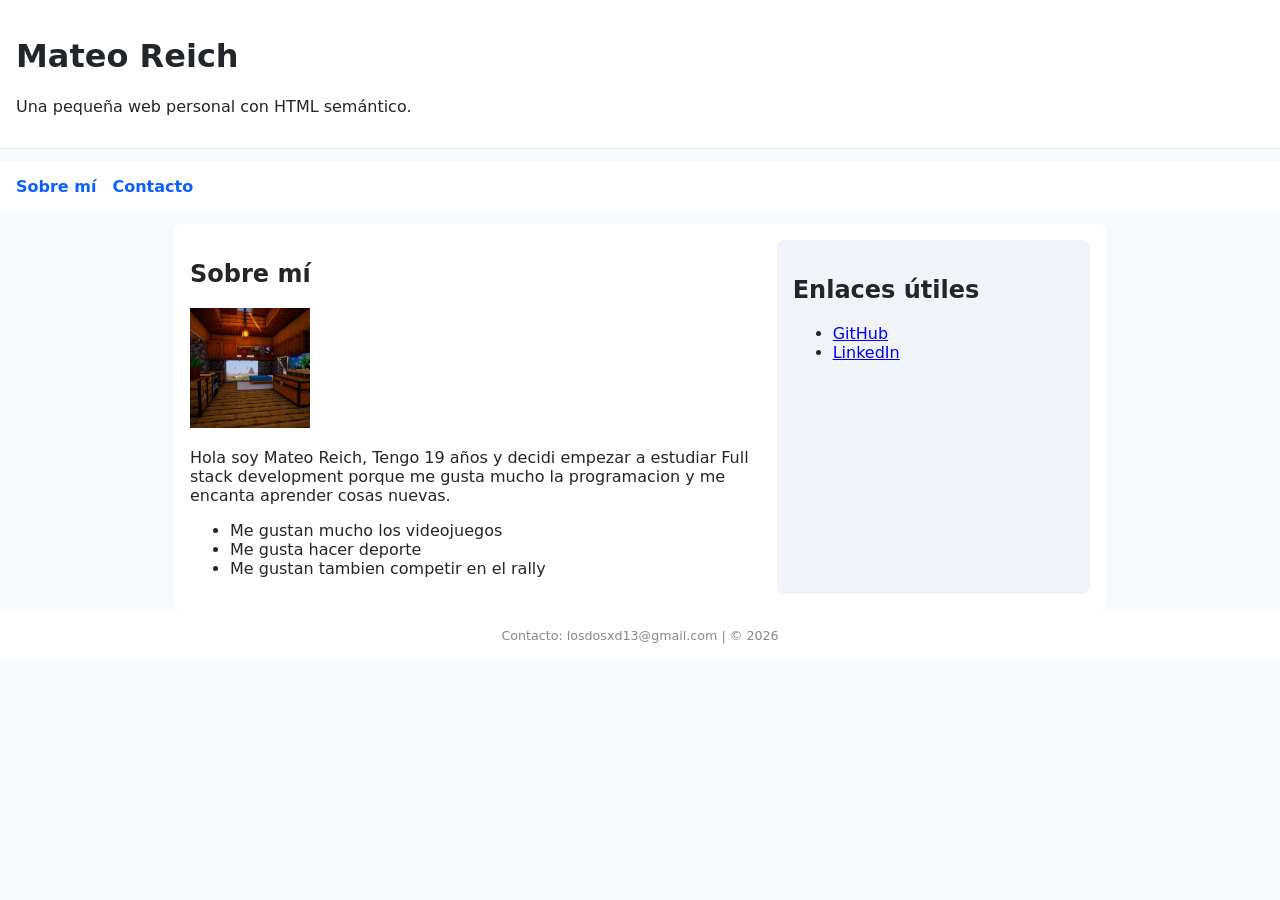
<file: L1/index.html>
<!DOCTYPE html>
<html lang="es">
  <head>
    <meta charset="UTF-8" />
    <meta name="viewport" content="width=device-width, initial-scale=1.0" />
    <title>Mi Página Semántica</title>
    <link rel="stylesheet" href="./css/styles.css" />
  </head>
  <body>
    <!-- HEADER: Título y descripción -->
    <header>
      <h1>Mateo Reich</h1>
      <p>Una pequeña web personal con HTML semántico.</p>
    </header>

    <!-- NAV: Enlaces internos -->
    <nav>
      <ul>
        <li><a href="#sobremi">Sobre mí</a></li>
        <li><a href="#contacto">Contacto</a></li>
      </ul>
    </nav>

    <!-- AREA DE CONTENIDO PRINCIPAL -->
    <main>
      <article id="sobremi">
        <h2>Sobre mí</h2>
        <img src="./img/fondo mc.jpg" alt="Foto de perfil de Mateo Reich" width="120" />
        <p>Hola soy Mateo Reich, Tengo 19 años y decidi empezar a estudiar Full stack development porque me gusta mucho la programacion y me encanta aprender cosas nuevas.</p>
        <ul>
          <li>Me gustan mucho los videojuegos</li>
          <li>Me gusta hacer deporte</li>
          <li>Me gustan tambien competir en el rally</li>
        </ul>
      </article>
      <aside>
        <h2>Enlaces útiles</h2>
        <ul>
          <li><a href="https://github.com/ReichMateo/M1" target="_blank" rel="noopener">GitHub</a></li>
          <li><a href="https://www.youtube.com/watch?v=GBIIQ0kP15E" target="_blank" rel="noopener">LinkedIn</a></li>
        </ul>
      </aside>
    </main>

    <!-- PIE DE PÁGINA -->
    <footer id="contacto">
      <small>Contacto: losdosxd13@gmail.com | &copy; 2026</small>
    </footer>
  </body>
</html>
</file>
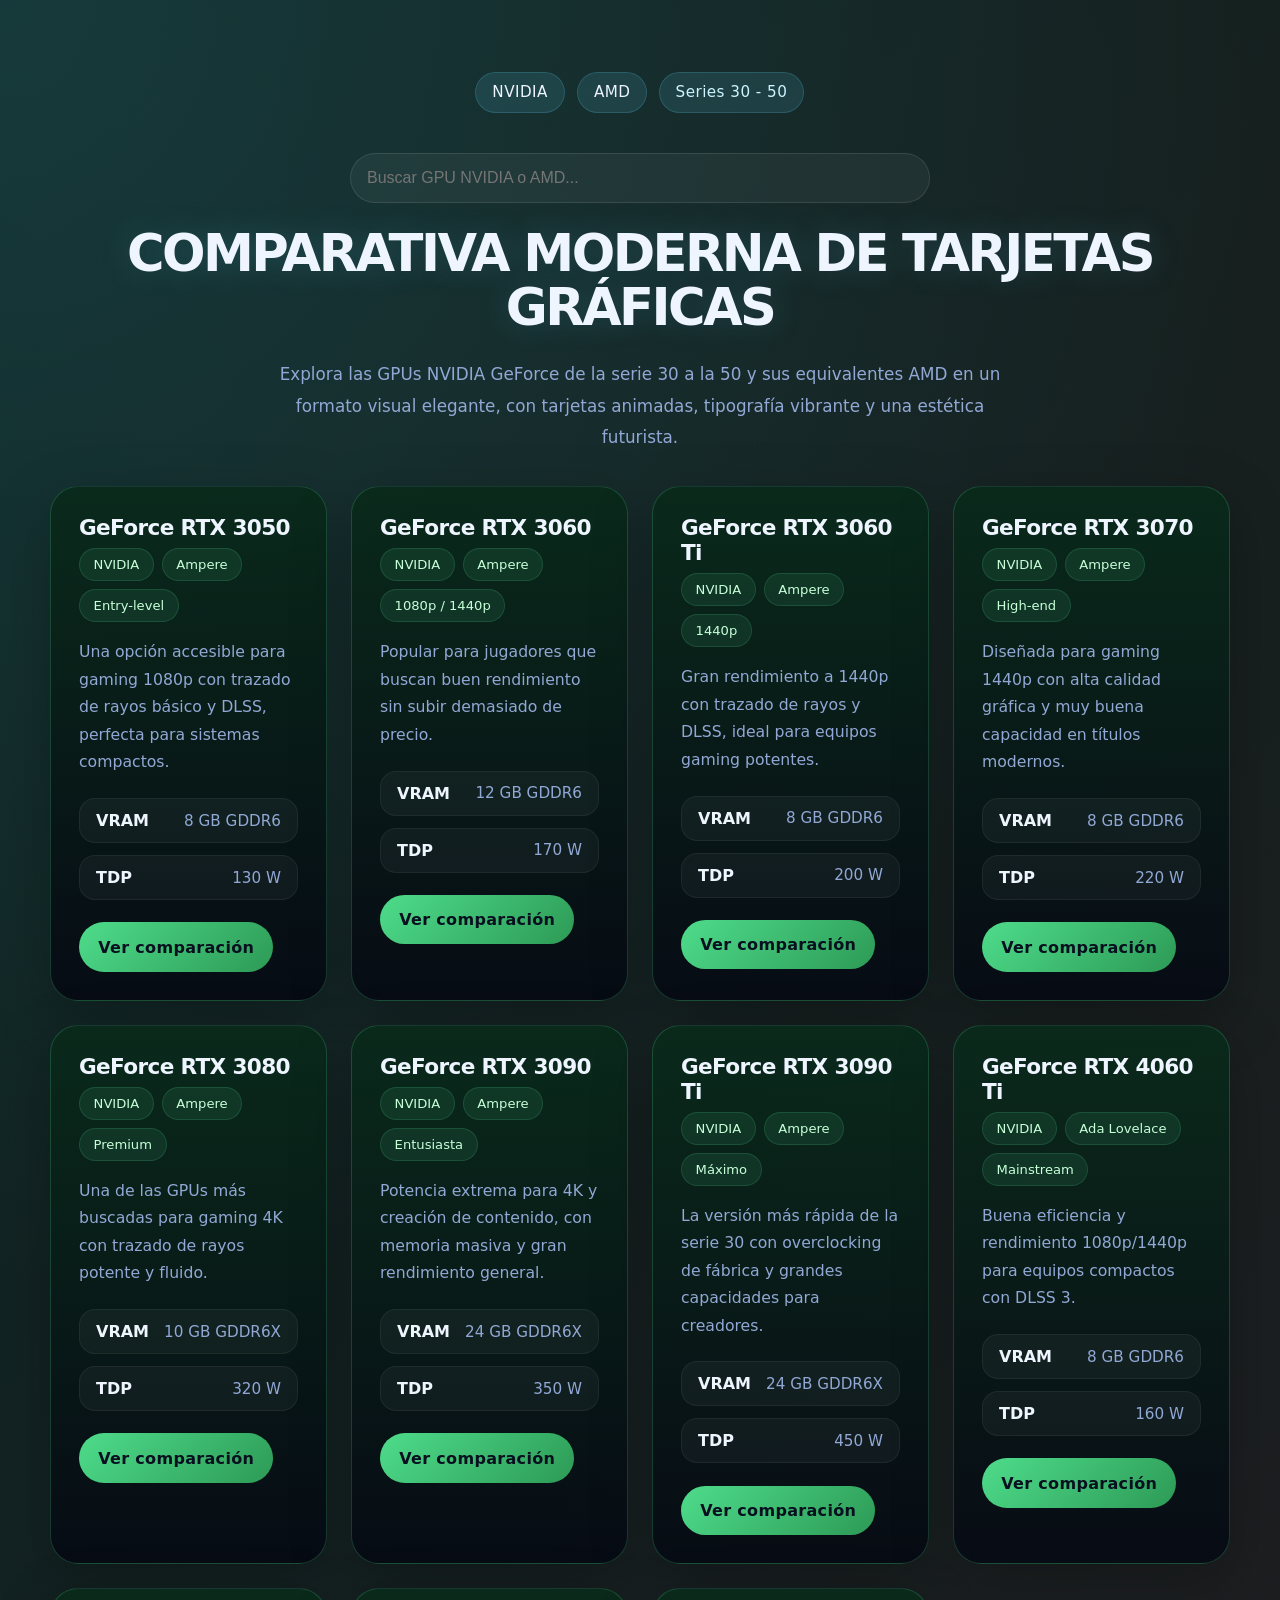
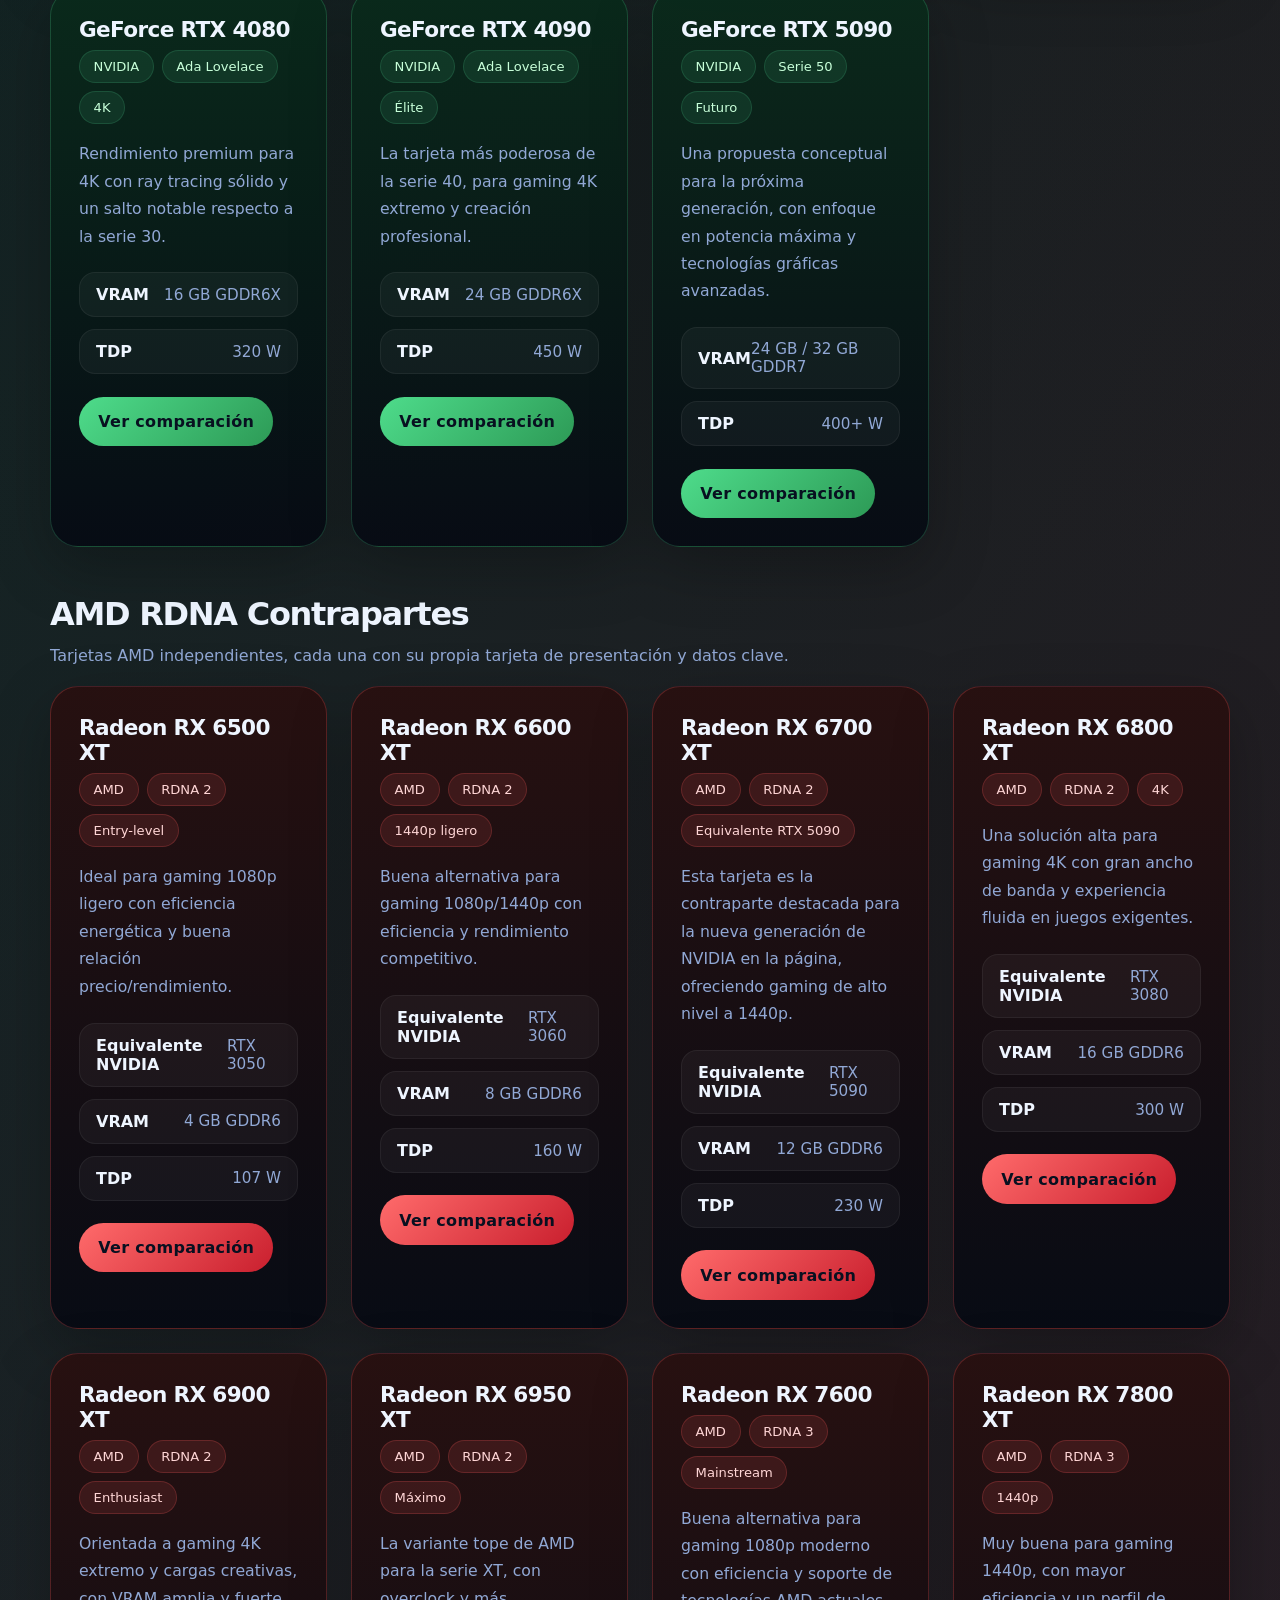
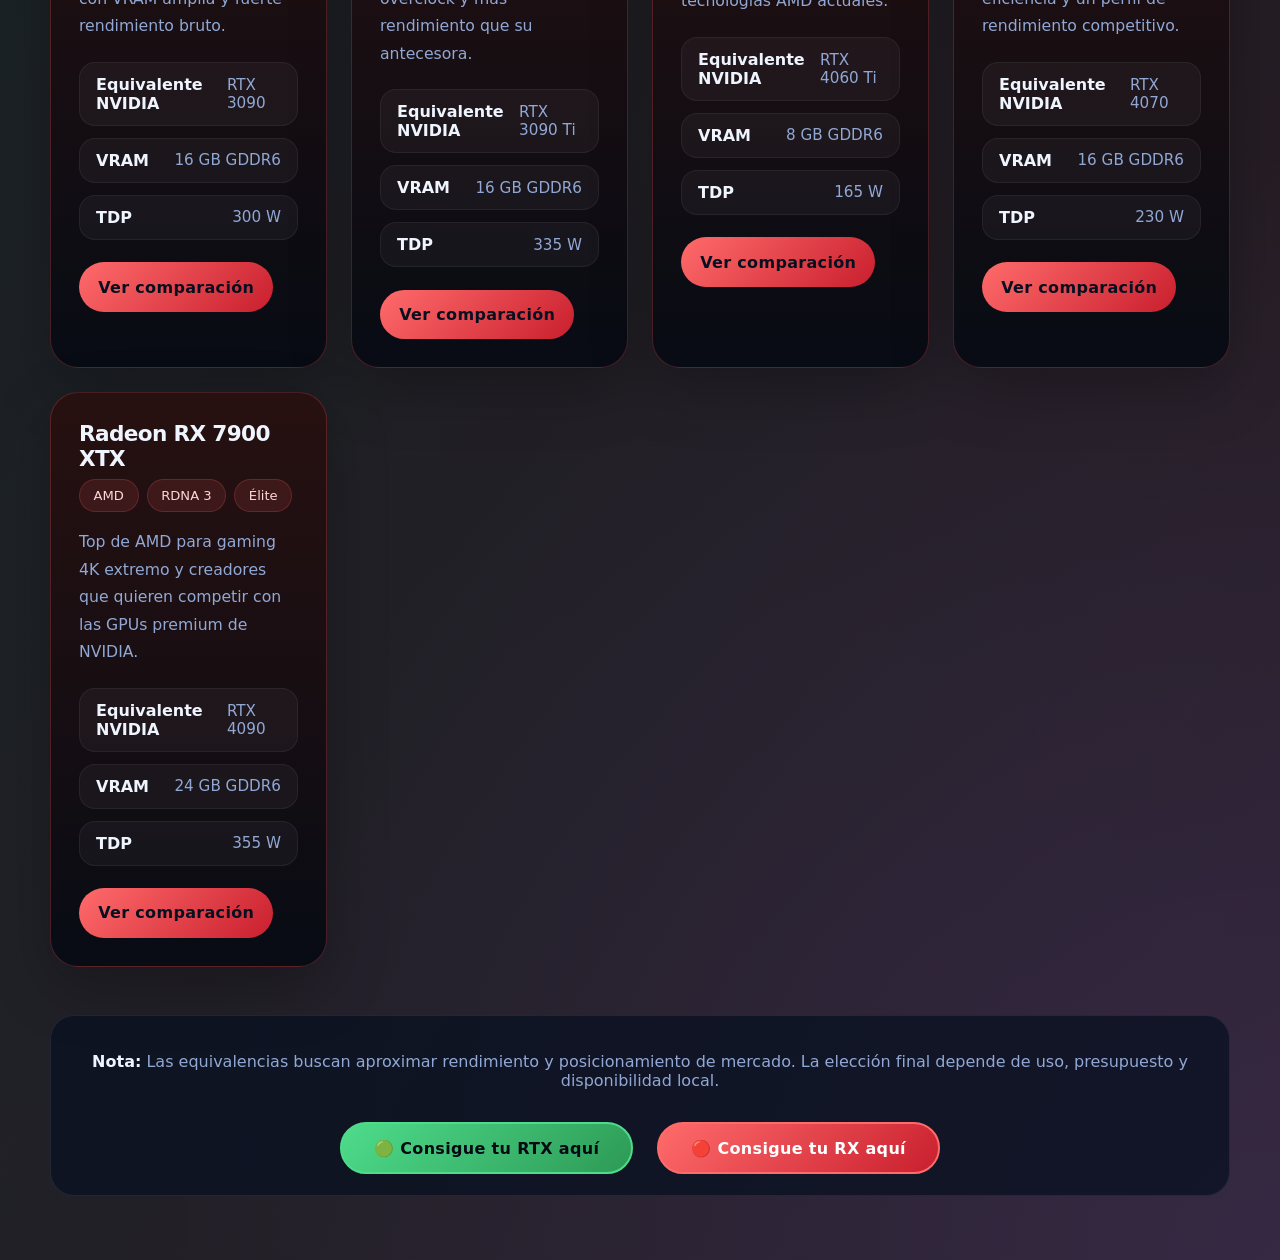
<file: L3-L4/html/index.html>
﻿<!DOCTYPE html>
<html lang="es">
<head>
  <meta charset="UTF-8" />
  <meta name="viewport" content="width=device-width, initial-scale=1.0" />
  <title>Comparativa de GPUs NVIDIA Serie 30 vs AMD</title>
  <link rel="stylesheet" href="../css/styles.css" />
</head>
<body>
  <div class="container">
    <header>
      <div class="badge-bar">
        <a class="badge nav-link nvidia-link" href="#nvidia-section">NVIDIA</a>
        <a class="badge nav-link amd-link" href="#amd-section">AMD</a>
        <span class="badge">Series 30 - 50</span>
      </div>
      <div class="search-bar">
        <input id="gpu-search" type="search" placeholder="Buscar GPU NVIDIA o AMD..." aria-label="Buscar GPU" />
      </div>
      <h1>Comparativa moderna de tarjetas gráficas</h1>
      <p>Explora las GPUs NVIDIA GeForce de la serie 30 a la 50 y sus equivalentes AMD en un formato visual elegante, con tarjetas animadas, tipografía vibrante y una estética futurista.</p>
    </header>

    <section class="grid" id="nvidia-section">
      <article class="card nvidia">
        <h2>GeForce RTX 3050</h2>
        <div class="chip">
          <span>NVIDIA</span>
          <span>Ampere</span>
          <span>Entry-level</span>
        </div>
        <p>Una opción accesible para gaming 1080p con trazado de rayos básico y DLSS, perfecta para sistemas compactos.</p>
        <div class="specs">
          <div class="spec"><strong>VRAM</strong><span>8 GB GDDR6</span></div>
          <div class="spec"><strong>TDP</strong><span>130 W</span></div>
        </div>
        <a class="compare-button nvidia" href="#">Ver comparación</a>
      </article>

      <article class="card nvidia">
        <h2>GeForce RTX 3060</h2>
        <div class="chip">
          <span>NVIDIA</span>
          <span>Ampere</span>
          <span>1080p / 1440p</span>
        </div>
        <p>Popular para jugadores que buscan buen rendimiento sin subir demasiado de precio.</p>
        <div class="specs">
          <div class="spec"><strong>VRAM</strong><span>12 GB GDDR6</span></div>
          <div class="spec"><strong>TDP</strong><span>170 W</span></div>
        </div>
        <a class="compare-button nvidia" href="#">Ver comparación</a>
      </article>

      <article class="card nvidia">
        <h2>GeForce RTX 3060 Ti</h2>
        <div class="chip">
          <span>NVIDIA</span>
          <span>Ampere</span>
          <span>1440p</span>
        </div>
        <p>Gran rendimiento a 1440p con trazado de rayos y DLSS, ideal para equipos gaming potentes.</p>
        <div class="specs">
          <div class="spec"><strong>VRAM</strong><span>8 GB GDDR6</span></div>
          <div class="spec"><strong>TDP</strong><span>200 W</span></div>
        </div>
        <a class="compare-button nvidia" href="#">Ver comparación</a>
      </article>

      <article class="card nvidia">
        <h2>GeForce RTX 3070</h2>
        <div class="chip">
          <span>NVIDIA</span>
          <span>Ampere</span>
          <span>High-end</span>
        </div>
        <p>Diseñada para gaming 1440p con alta calidad gráfica y muy buena capacidad en títulos modernos.</p>
        <div class="specs">
          <div class="spec"><strong>VRAM</strong><span>8 GB GDDR6</span></div>
          <div class="spec"><strong>TDP</strong><span>220 W</span></div>
        </div>
        <a class="compare-button nvidia" href="#">Ver comparación</a>
      </article>

      <article class="card nvidia">
        <h2>GeForce RTX 3080</h2>
        <div class="chip">
          <span>NVIDIA</span>
          <span>Ampere</span>
          <span>Premium</span>
        </div>
        <p>Una de las GPUs más buscadas para gaming 4K con trazado de rayos potente y fluido.</p>
        <div class="specs">
          <div class="spec"><strong>VRAM</strong><span>10 GB GDDR6X</span></div>
          <div class="spec"><strong>TDP</strong><span>320 W</span></div>
        </div>
        <a class="compare-button nvidia" href="#">Ver comparación</a>
      </article>

      <article class="card nvidia">
        <h2>GeForce RTX 3090</h2>
        <div class="chip">
          <span>NVIDIA</span>
          <span>Ampere</span>
          <span>Entusiasta</span>
        </div>
        <p>Potencia extrema para 4K y creación de contenido, con memoria masiva y gran rendimiento general.</p>
        <div class="specs">
          <div class="spec"><strong>VRAM</strong><span>24 GB GDDR6X</span></div>
          <div class="spec"><strong>TDP</strong><span>350 W</span></div>
        </div>
        <a class="compare-button nvidia" href="#">Ver comparación</a>
      </article>

      <article class="card nvidia">
        <h2>GeForce RTX 3090 Ti</h2>
        <div class="chip">
          <span>NVIDIA</span>
          <span>Ampere</span>
          <span>Máximo</span>
        </div>
        <p>La versión más rápida de la serie 30 con overclocking de fábrica y grandes capacidades para creadores.</p>
        <div class="specs">
          <div class="spec"><strong>VRAM</strong><span>24 GB GDDR6X</span></div>
          <div class="spec"><strong>TDP</strong><span>450 W</span></div>
        </div>
        <a class="compare-button nvidia" href="#">Ver comparación</a>
      </article>

      <article class="card nvidia">
        <h2>GeForce RTX 4060 Ti</h2>
        <div class="chip">
          <span>NVIDIA</span>
          <span>Ada Lovelace</span>
          <span>Mainstream</span>
        </div>
        <p>Buena eficiencia y rendimiento 1080p/1440p para equipos compactos con DLSS 3.</p>
        <div class="specs">
          <div class="spec"><strong>VRAM</strong><span>8 GB GDDR6</span></div>
          <div class="spec"><strong>TDP</strong><span>160 W</span></div>
        </div>
        <a class="compare-button nvidia" href="#">Ver comparación</a>
      </article>

      <article class="card nvidia">
        <h2>GeForce RTX 4080</h2>
        <div class="chip">
          <span>NVIDIA</span>
          <span>Ada Lovelace</span>
          <span>4K</span>
        </div>
        <p>Rendimiento premium para 4K con ray tracing sólido y un salto notable respecto a la serie 30.</p>
        <div class="specs">
          <div class="spec"><strong>VRAM</strong><span>16 GB GDDR6X</span></div>
          <div class="spec"><strong>TDP</strong><span>320 W</span></div>
        </div>
        <a class="compare-button nvidia" href="#">Ver comparación</a>
      </article>

      <article class="card nvidia">
        <h2>GeForce RTX 4090</h2>
        <div class="chip">
          <span>NVIDIA</span>
          <span>Ada Lovelace</span>
          <span>Élite</span>
        </div>
        <p>La tarjeta más poderosa de la serie 40, para gaming 4K extremo y creación profesional.</p>
        <div class="specs">
          <div class="spec"><strong>VRAM</strong><span>24 GB GDDR6X</span></div>
          <div class="spec"><strong>TDP</strong><span>450 W</span></div>
        </div>
        <a class="compare-button nvidia" href="#">Ver comparación</a>
      </article>

      <article class="card nvidia">
        <h2>GeForce RTX 5090</h2>
        <div class="chip">
          <span>NVIDIA</span>
          <span>Serie 50</span>
          <span>Futuro</span>
        </div>
        <p>Una propuesta conceptual para la próxima generación, con enfoque en potencia máxima y tecnologías gráficas avanzadas.</p>
        <div class="specs">
          <div class="spec"><strong>VRAM</strong><span>24 GB / 32 GB GDDR7</span></div>
          <div class="spec"><strong>TDP</strong><span>400+ W</span></div>
        </div>
        <a class="compare-button nvidia" href="#">Ver comparación</a>
      </article>
    </section>

    <div class="section-heading">
      <h2>AMD RDNA Contrapartes</h2>
      <p>Tarjetas AMD independientes, cada una con su propia tarjeta de presentación y datos clave.</p>
    </div>

    <section class="grid amd-grid" id="amd-section">
      <article class="card amd">
        <h2>Radeon RX 6500 XT</h2>
        <div class="chip">
          <span>AMD</span>
          <span>RDNA 2</span>
          <span>Entry-level</span>
        </div>
        <p>Ideal para gaming 1080p ligero con eficiencia energética y buena relación precio/rendimiento.</p>
        <div class="specs">
          <div class="spec"><strong>Equivalente NVIDIA</strong><span>RTX 3050</span></div>
          <div class="spec"><strong>VRAM</strong><span>4 GB GDDR6</span></div>
          <div class="spec"><strong>TDP</strong><span>107 W</span></div>
        </div>
        <a class="compare-button amd" href="#">Ver comparación</a>
      </article>

      <article class="card amd">
        <h2>Radeon RX 6600 XT</h2>
        <div class="chip">
          <span>AMD</span>
          <span>RDNA 2</span>
          <span>1440p ligero</span>
        </div>
        <p>Buena alternativa para gaming 1080p/1440p con eficiencia y rendimiento competitivo.</p>
        <div class="specs">
          <div class="spec"><strong>Equivalente NVIDIA</strong><span>RTX 3060</span></div>
          <div class="spec"><strong>VRAM</strong><span>8 GB GDDR6</span></div>
          <div class="spec"><strong>TDP</strong><span>160 W</span></div>
        </div>
        <a class="compare-button amd" href="#">Ver comparación</a>
      </article>

      <article class="card amd">
        <h2>Radeon RX 6700 XT</h2>
        <div class="chip">
          <span>AMD</span>
          <span>RDNA 2</span>
          <span>Equivalente RTX 5090</span>
        </div>
        <p>Esta tarjeta es la contraparte destacada para la nueva generación de NVIDIA en la página, ofreciendo gaming de alto nivel a 1440p.</p>
        <div class="specs">
          <div class="spec"><strong>Equivalente NVIDIA</strong><span>RTX 5090</span></div>
          <div class="spec"><strong>VRAM</strong><span>12 GB GDDR6</span></div>
          <div class="spec"><strong>TDP</strong><span>230 W</span></div>
        </div>
        <a class="compare-button amd" href="#">Ver comparación</a>
      </article>

      <article class="card amd">
        <h2>Radeon RX 6800 XT</h2>
        <div class="chip">
          <span>AMD</span>
          <span>RDNA 2</span>
          <span>4K</span>
        </div>
        <p>Una solución alta para gaming 4K con gran ancho de banda y experiencia fluida en juegos exigentes.</p>
        <div class="specs">
          <div class="spec"><strong>Equivalente NVIDIA</strong><span>RTX 3080</span></div>
          <div class="spec"><strong>VRAM</strong><span>16 GB GDDR6</span></div>
          <div class="spec"><strong>TDP</strong><span>300 W</span></div>
        </div>
        <a class="compare-button amd" href="#">Ver comparación</a>
      </article>

      <article class="card amd">
        <h2>Radeon RX 6900 XT</h2>
        <div class="chip">
          <span>AMD</span>
          <span>RDNA 2</span>
          <span>Enthusiast</span>
        </div>
        <p>Orientada a gaming 4K extremo y cargas creativas, con VRAM amplia y fuerte rendimiento bruto.</p>
        <div class="specs">
          <div class="spec"><strong>Equivalente NVIDIA</strong><span>RTX 3090</span></div>
          <div class="spec"><strong>VRAM</strong><span>16 GB GDDR6</span></div>
          <div class="spec"><strong>TDP</strong><span>300 W</span></div>
        </div>
        <a class="compare-button amd" href="#">Ver comparación</a>
      </article>

      <article class="card amd">
        <h2>Radeon RX 6950 XT</h2>
        <div class="chip">
          <span>AMD</span>
          <span>RDNA 2</span>
          <span>Máximo</span>
        </div>
        <p>La variante tope de AMD para la serie XT, con overclock y más rendimiento que su antecesora.</p>
        <div class="specs">
          <div class="spec"><strong>Equivalente NVIDIA</strong><span>RTX 3090 Ti</span></div>
          <div class="spec"><strong>VRAM</strong><span>16 GB GDDR6</span></div>
          <div class="spec"><strong>TDP</strong><span>335 W</span></div>
        </div>
        <a class="compare-button amd" href="#">Ver comparación</a>
      </article>

      <article class="card amd">
        <h2>Radeon RX 7600</h2>
        <div class="chip">
          <span>AMD</span>
          <span>RDNA 3</span>
          <span>Mainstream</span>
        </div>
        <p>Buena alternativa para gaming 1080p moderno con eficiencia y soporte de tecnologías AMD actuales.</p>
        <div class="specs">
          <div class="spec"><strong>Equivalente NVIDIA</strong><span>RTX 4060 Ti</span></div>
          <div class="spec"><strong>VRAM</strong><span>8 GB GDDR6</span></div>
          <div class="spec"><strong>TDP</strong><span>165 W</span></div>
        </div>
        <a class="compare-button amd" href="#">Ver comparación</a>
      </article>

      <article class="card amd">
        <h2>Radeon RX 7800 XT</h2>
        <div class="chip">
          <span>AMD</span>
          <span>RDNA 3</span>
          <span>1440p</span>
        </div>
        <p>Muy buena para gaming 1440p, con mayor eficiencia y un perfil de rendimiento competitivo.</p>
        <div class="specs">
          <div class="spec"><strong>Equivalente NVIDIA</strong><span>RTX 4070</span></div>
          <div class="spec"><strong>VRAM</strong><span>16 GB GDDR6</span></div>
          <div class="spec"><strong>TDP</strong><span>230 W</span></div>
        </div>
        <a class="compare-button amd" href="#">Ver comparación</a>
      </article>

      <article class="card amd">
        <h2>Radeon RX 7900 XTX</h2>
        <div class="chip">
          <span>AMD</span>
          <span>RDNA 3</span>
          <span>Élite</span>
        </div>
        <p>Top de AMD para gaming 4K extremo y creadores que quieren competir con las GPUs premium de NVIDIA.</p>
        <div class="specs">
          <div class="spec"><strong>Equivalente NVIDIA</strong><span>RTX 4090</span></div>
          <div class="spec"><strong>VRAM</strong><span>24 GB GDDR6</span></div>
          <div class="spec"><strong>TDP</strong><span>355 W</span></div>
        </div>
        <a class="compare-button amd" href="#">Ver comparación</a>
      </article>
    </section>

    <section class="footer">
      <p><strong>Nota:</strong> Las equivalencias buscan aproximar rendimiento y posicionamiento de mercado. La elección final depende de uso, presupuesto y disponibilidad local.</p>
      <div class="cta-links">
        <a href="https://www.nvidia.com/es-es/geforce/graphics-cards/" target="_blank" class="cta-button nvidia">🟢 Consigue tu RTX aquí</a>
        <a href="https://www.amd.com/es/products/specifications/graphics/consumer/consumer-radeon.html" target="_blank" class="cta-button amd">🔴 Consigue tu RX aquí</a>
      </div>
    </section>
  </div>
  <script src="../JS/script.js" defer></script>
</body>
</html>
</file>
<file: L1/css/styles.css>
body {
  font-family: system-ui, Arial, sans-serif;
  background: #f7fafc;
  margin: 0;
  color: #232629;
}

header, nav, footer {
  padding: 16px;
  background: #ffffff;
  margin-bottom: 12px;
}

header {
  border-bottom: 1px solid #e0e6ed;
}

nav ul {
  list-style: none;
  display: flex;
  gap: 16px;
  padding: 0;
  margin: 0;
}

nav a {
  color: #0b5fff;
  text-decoration: none;
  font-weight: bold;
}
nav a:hover {
  text-decoration: underline;
}

main {
  display: flex;
  gap: 24px;
  max-width: 900px;
  margin: 0 auto;
  padding: 16px;
  background: #fff;
  border-radius: 8px;
}

article {
  flex: 2;
}
aside {
  flex: 1;
  background: #f0f4f8;
  border-radius: 8px;
  padding: 16px;
}

footer {
  text-align: center;
  color: #888;
  font-size: 0.95rem;
}
</file>
<file: L3-L4/css/styles.css>
﻿:root {
  color-scheme: dark;
  --bg: #070b14;
  --surface: rgba(16, 26, 52, 0.84);
  --surface-strong: rgba(10, 18, 34, 0.95);
  --text: #eef5ff;
  --muted: #91a8d5;
  --accent: #66d9ff;
  --accent-2: #7c78ff;
  --border: rgba(255, 255, 255, 0.08);
  --shadow: 0 20px 60px rgba(0, 0, 0, 0.25);
  font-family: Inter, system-ui, -apple-system, BlinkMacSystemFont, "Segoe UI", sans-serif;
}

* {
  box-sizing: border-box;
}

html, body {
  min-height: 100%;
  margin: 0;
  padding: 0;
  background: radial-gradient(circle at top left, rgba(102, 217, 255, 0.12), transparent 28%),
              radial-gradient(circle at bottom right, rgba(124, 120, 255, 0.14), transparent 24%),
              linear-gradient(120deg, rgba(39, 174, 96, 0.16), rgba(255, 99, 71, 0.14)),
              linear-gradient(180deg, #060a14 0%, #081020 100%);
  color: var(--text);
  scroll-behavior: smooth;
}

body {
  overflow-x: hidden;
}

body::before {
  content: "";
  position: fixed;
  inset: 0;
  background-image: radial-gradient(circle, rgba(255,255,255,0.08) 1px, transparent 1px);
  background-size: 80px 80px;
  opacity: 0.22;
  pointer-events: none;
  animation: drift 18s linear infinite;
}

@keyframes drift {
  from { transform: translateY(0); }
  to { transform: translateY(-40px); }
}

.container {
  width: min(1180px, calc(100% - 2rem));
  margin: 0 auto;
  padding: 3rem 0 4rem;
}

header {
  display: grid;
  gap: 1.5rem;
  padding: 1rem 0 2rem;
  text-align: center;
  position: relative;
  z-index: 1;
}

header h1 {
  font-size: clamp(2.5rem, 4vw, 4.25rem);
  margin: 0;
  letter-spacing: -0.05em;
  line-height: 1.05;
  text-transform: uppercase;
  color: #eef5ff;
  text-shadow: 0 0 32px rgba(102, 217, 255, 0.18);
}

header p {
  max-width: 760px;
  margin: 0 auto;
  color: var(--muted);
  font-size: 1.05rem;
  line-height: 1.9;
}

.badge-bar {
  display: flex;
  justify-content: center;
  flex-wrap: wrap;
  gap: 0.75rem;
  margin-top: 0.5rem;
}

.badge {
  padding: 0.65rem 1rem;
  border-radius: 999px;
  background: rgba(102, 217, 255, 0.12);
  border: 1px solid rgba(102, 217, 255, 0.18);
  color: #cdf4ff;
  font-size: 0.95rem;
  letter-spacing: 0.03em;
  backdrop-filter: blur(10px);
}

.nav-link {
  text-decoration: none;
  color: inherit;
  position: relative;
  display: inline-block;
  transition: all 0.3s cubic-bezier(0.34, 1.56, 0.64, 1);
}

.nav-link::before {
  content: "";
  position: absolute;
  inset: 0;
  border-radius: 999px;
  opacity: 0;
  transform: scale(0.8);
  transition: all 0.3s cubic-bezier(0.34, 1.56, 0.64, 1);
}

.nav-link.nvidia-link::before {
  background: rgba(72, 191, 132, 0.2);
}

.nav-link.nvidia-link:hover {
  color: #4edc8b;
  transform: scale(1.08);
  text-shadow: 0 0 20px rgba(72, 191, 132, 0.5);
}

.nav-link.nvidia-link:hover::before {
  opacity: 1;
  transform: scale(1);
}

.nav-link.amd-link::before {
  background: rgba(255, 89, 89, 0.2);
}

.nav-link.amd-link:hover {
  color: #ff6b6b;
  transform: scale(1.08);
  text-shadow: 0 0 20px rgba(255, 89, 89, 0.5);
}

.nav-link.amd-link:hover::before {
  opacity: 1;
  transform: scale(1);
}

.search-bar {
  display: flex;
  justify-content: center;
  margin-top: 1rem;
}

.search-bar input {
  width: min(580px, 100%);
  padding: 0.95rem 1rem;
  border-radius: 999px;
  border: 1px solid rgba(255, 255, 255, 0.1);
  background: rgba(255, 255, 255, 0.05);
  color: #eef5ff;
  font-size: 1rem;
  outline: none;
  transition: all 0.3s cubic-bezier(0.34, 1.56, 0.64, 1);
}

.search-bar input:focus {
  border-color: rgba(102, 217, 255, 0.45);
  background: rgba(255, 255, 255, 0.1);
  box-shadow: 0 0 16px rgba(102, 217, 255, 0.25);
}

.section-heading {
  margin: 3rem 0 1rem;
  text-align: left;
}

.section-heading h2 {
  margin: 0;
  font-size: 2rem;
  letter-spacing: -0.04em;
}

.section-heading p {
  margin: 0.55rem 0 0;
  color: var(--muted);
  max-width: 740px;
  line-height: 1.75;
}

.grid {
  display: grid;
  gap: 1.5rem;
  grid-template-columns: repeat(auto-fit, minmax(260px, 1fr));
}

.card {
  position: relative;
  overflow: hidden;
  border: 1px solid var(--border);
  background: linear-gradient(180deg, rgba(12, 22, 44, 0.92), rgba(7, 11, 20, 0.96));
  border-radius: 28px;
  box-shadow: var(--shadow);
  padding: 1.75rem;
  transition: transform 0.35s ease, border-color 0.35s ease, background 0.35s ease;
  min-height: 350px;
}

.card:hover {
  transform: translateY(-10px);
  border-color: rgba(102, 217, 255, 0.35);
}

.card.nvidia {
  border-color: rgba(72, 191, 132, 0.25);
  background: linear-gradient(180deg, rgba(10, 42, 27, 0.96), rgba(7, 11, 20, 0.96));
}

.card.nvidia:hover {
  background: linear-gradient(215deg, rgba(20, 86, 48, 0.96), rgba(16, 35, 66, 0.95));
  border-color: rgba(58, 211, 124, 0.45);
}

.card.amd {
  border-color: rgba(255, 89, 89, 0.25);
  background: linear-gradient(180deg, rgba(40, 16, 16, 0.96), rgba(7, 11, 20, 0.96));
}

.card.amd:hover {
  background: linear-gradient(215deg, rgba(128, 29, 29, 0.96), rgba(16, 35, 66, 0.95));
  border-color: rgba(255, 103, 103, 0.45);
}

.card::after {
  content: "";
  position: absolute;
  inset: 0;
  background: radial-gradient(circle at top right, rgba(102, 217, 255, 0.18), transparent 28%);
  opacity: 0;
  transition: opacity 0.35s ease;
}

.card:hover::after {
  opacity: 1;
}

.card h2 {
  margin: 0 0 0.5rem;
  font-size: 1.35rem;
  letter-spacing: -0.03em;
}

.chip {
  display: inline-flex;
  gap: 0.5rem;
  flex-wrap: wrap;
  margin-bottom: 1rem;
}

.chip span {
  padding: 0.5rem 0.85rem;
  border-radius: 999px;
  font-size: 0.82rem;
  background: rgba(255,255,255,0.06);
  color: #b8d6ff;
  border: 1px solid rgba(255,255,255,0.08);
}

.card.nvidia .chip span {
  background: rgba(72, 191, 132, 0.12);
  border-color: rgba(72, 191, 132, 0.2);
  color: #c7ffd9;
}

.card.amd .chip span {
  background: rgba(255, 89, 89, 0.12);
  border-color: rgba(255, 89, 89, 0.22);
  color: #ffd6d6;
}

.card p {
  margin: 0 0 1.4rem;
  color: var(--muted);
  line-height: 1.75;
  font-size: 0.98rem;
}

.specs {
  display: grid;
  gap: 0.75rem;
  margin-bottom: 1.4rem;
}

.spec {
  display: flex;
  justify-content: space-between;
  align-items: center;
  padding: 0.75rem 1rem;
  border-radius: 16px;
  background: rgba(255,255,255,0.04);
  border: 1px solid rgba(255,255,255,0.06);
}

.spec strong {
  color: #eef5ff;
}

.spec span {
  color: var(--muted);
  font-size: 0.95rem;
}

.compare-button {
  display: inline-flex;
  align-items: center;
  gap: 0.7rem;
  padding: 0.95rem 1.2rem;
  border: none;
  border-radius: 999px;
  background: linear-gradient(135deg, var(--accent), var(--accent-2));
  color: #081020;
  font-weight: 700;
  letter-spacing: 0.02em;
  cursor: pointer;
  text-decoration: none;
  transition: transform 0.25s ease, box-shadow 0.25s ease;
}

.compare-button.nvidia {
  background: linear-gradient(135deg, #4edc8b, #2d9a56);
}

.compare-button.amd {
  background: linear-gradient(135deg, #ff6b6b, #c91f2e);
}

.compare-button:hover {
  transform: translateY(-2px);
  box-shadow: 0 18px 35px rgba(102, 217, 255, 0.18);
}

.footer {
  margin-top: 3rem;
  padding: 1.3rem 1.25rem;
  border: 1px solid rgba(255,255,255,0.08);
  border-radius: 24px;
  background: rgba(11, 18, 34, 0.8);
  text-align: center;
  color: var(--muted);
}

.footer strong {
  color: #eef5ff;
}

.modal {
  position: fixed;
  inset: 0;
  display: none;
  align-items: center;
  justify-content: center;
  background: rgba(6, 10, 20, 0.7);
  padding: 1.5rem;
  z-index: 50;
}

.modal.active {
  display: flex;
}

.modal-card {
  width: min(620px, 100%);
  background: rgba(10, 18, 32, 0.98);
  border: 1px solid rgba(255, 255, 255, 0.12);
  border-radius: 28px;
  box-shadow: 0 45px 90px rgba(0, 0, 0, 0.45);
  overflow: hidden;
}

.modal-header {
  display: flex;
  align-items: center;
  justify-content: space-between;
  gap: 1rem;
  padding: 1.4rem 1.5rem 0.5rem;
}

.modal-header h3 {
  margin: 0;
  font-size: 1.5rem;
}

.modal-close {
  width: 2.5rem;
  height: 2.5rem;
  border: none;
  border-radius: 14px;
  background: rgba(255, 255, 255, 0.08);
  color: #eef5ff;
  cursor: pointer;
  font-size: 1.1rem;
}

.modal-body {
  padding: 0 1.5rem 1.5rem;
  color: var(--muted);
}

.modal-body p {
  margin: 0 0 1rem;
  line-height: 1.8;
}

.modal-list {
  list-style: none;
  padding: 0;
  margin: 0;
  display: grid;
  gap: 0.75rem;
}

.modal-list li {
  display: flex;
  justify-content: space-between;
  align-items: center;
  padding: 0.9rem 1rem;
  border-radius: 16px;
  background: rgba(255, 255, 255, 0.04);
  border: 1px solid rgba(255, 255, 255, 0.06);
}

.modal-list strong {
  color: #eef5ff;
}


.cta-links {
  display: flex;
  justify-content: center;
  gap: 1.5rem;
  margin-top: 2rem;
  flex-wrap: wrap;
}

.cta-button {
  padding: 0.9rem 2rem;
  border-radius: 999px;
  font-weight: 600;
  text-decoration: none;
  font-size: 1rem;
  letter-spacing: 0.02em;
  transition: all 0.3s cubic-bezier(0.34, 1.56, 0.64, 1);
  border: 2px solid;
  display: inline-flex;
  align-items: center;
  gap: 0.5rem;
}

.cta-button.nvidia {
  background: linear-gradient(135deg, #4edc8b 0%, #2d9a56 100%);
  color: #060a14;
  border-color: #4edc8b;
}

.cta-button.nvidia:hover {
  transform: translateY(-2px);
  box-shadow: 0 12px 32px rgba(72, 191, 132, 0.35), 0 0 24px rgba(72, 191, 132, 0.25);
}

.cta-button.nvidia:active {
  transform: translateY(0);
}

.cta-button.amd {
  background: linear-gradient(135deg, #ff6b6b 0%, #c91f2e 100%);
  color: #fff;
  border-color: #ff6b6b;
}

.cta-button.amd:hover {
  transform: translateY(-2px);
  box-shadow: 0 12px 32px rgba(255, 89, 89, 0.35), 0 0 24px rgba(255, 89, 89, 0.25);
}

.cta-button.amd:active {
  transform: translateY(0);
}

@media (max-width: 640px) {
  .container {
    padding-top: 2rem;
  }

  header h1 {
    font-size: 2.5rem;
  }

  .modal-card {
    width: 100%;
  }
}
</file>
